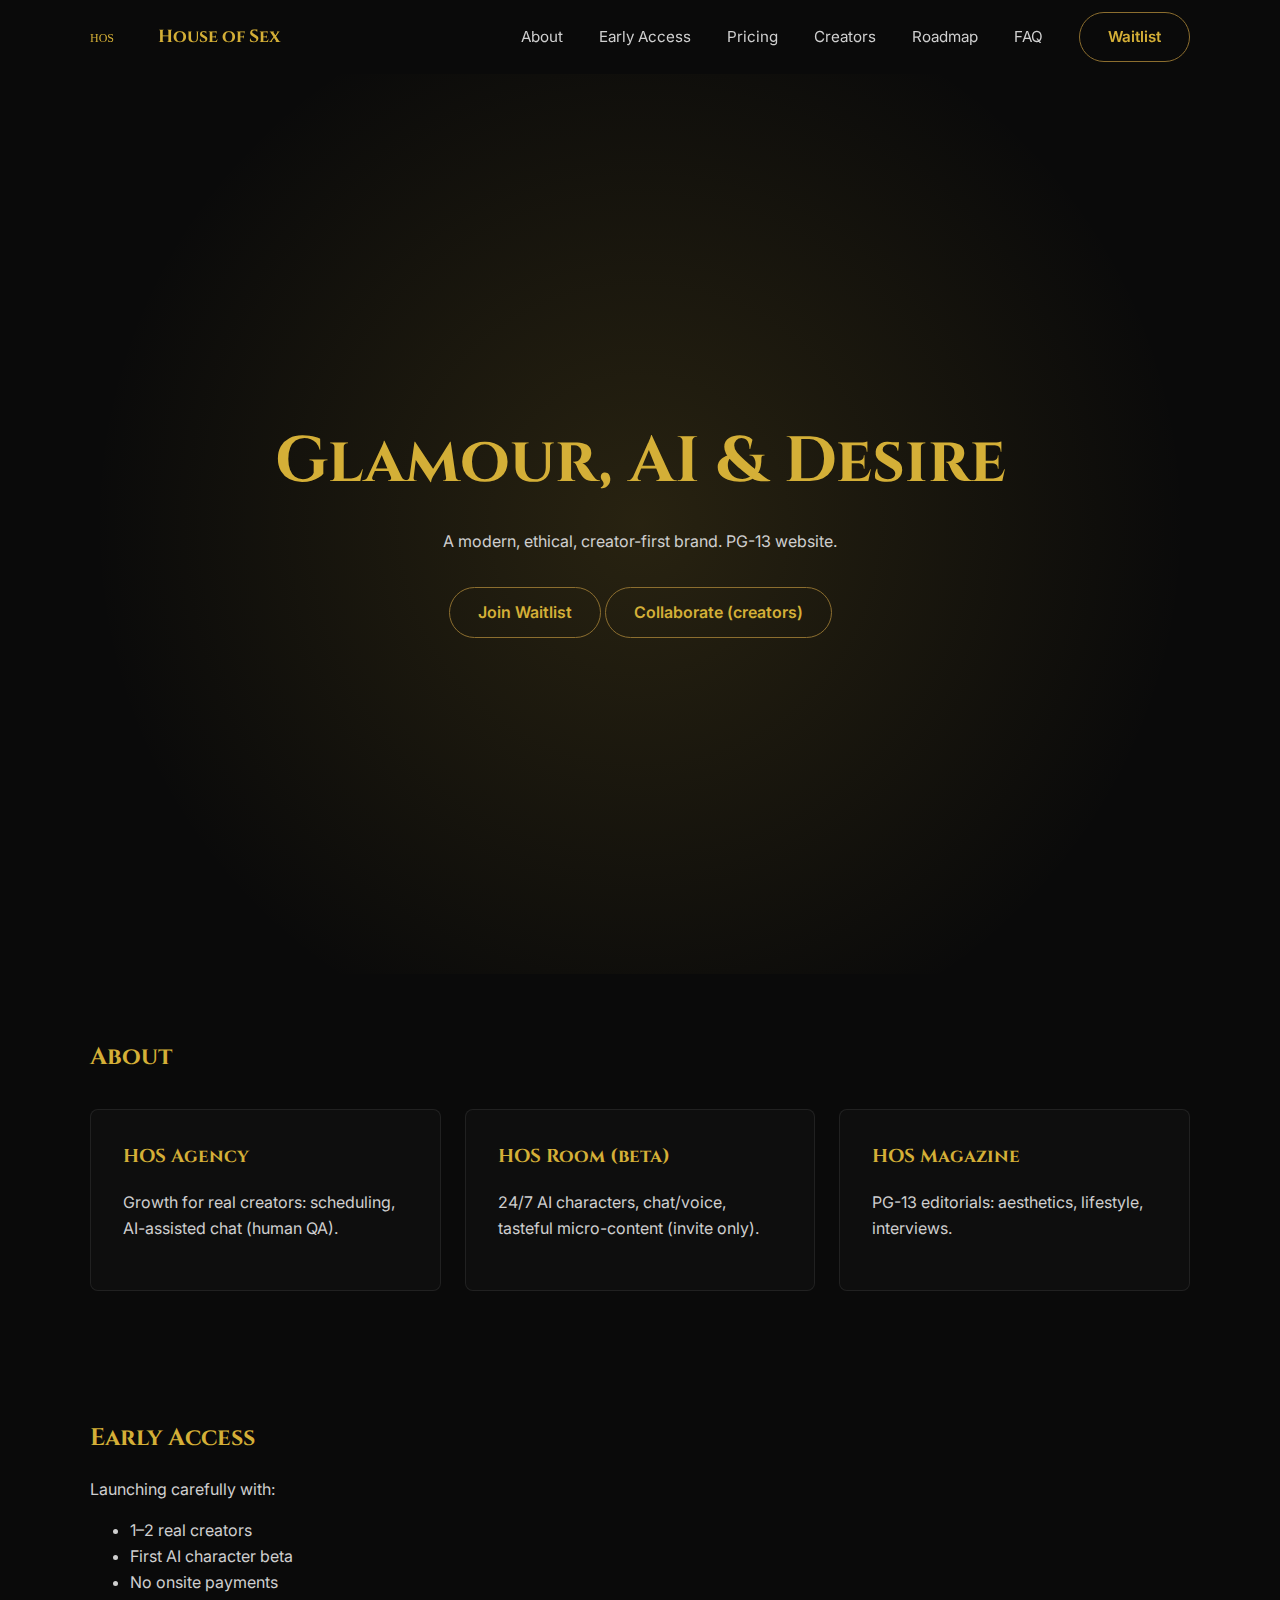
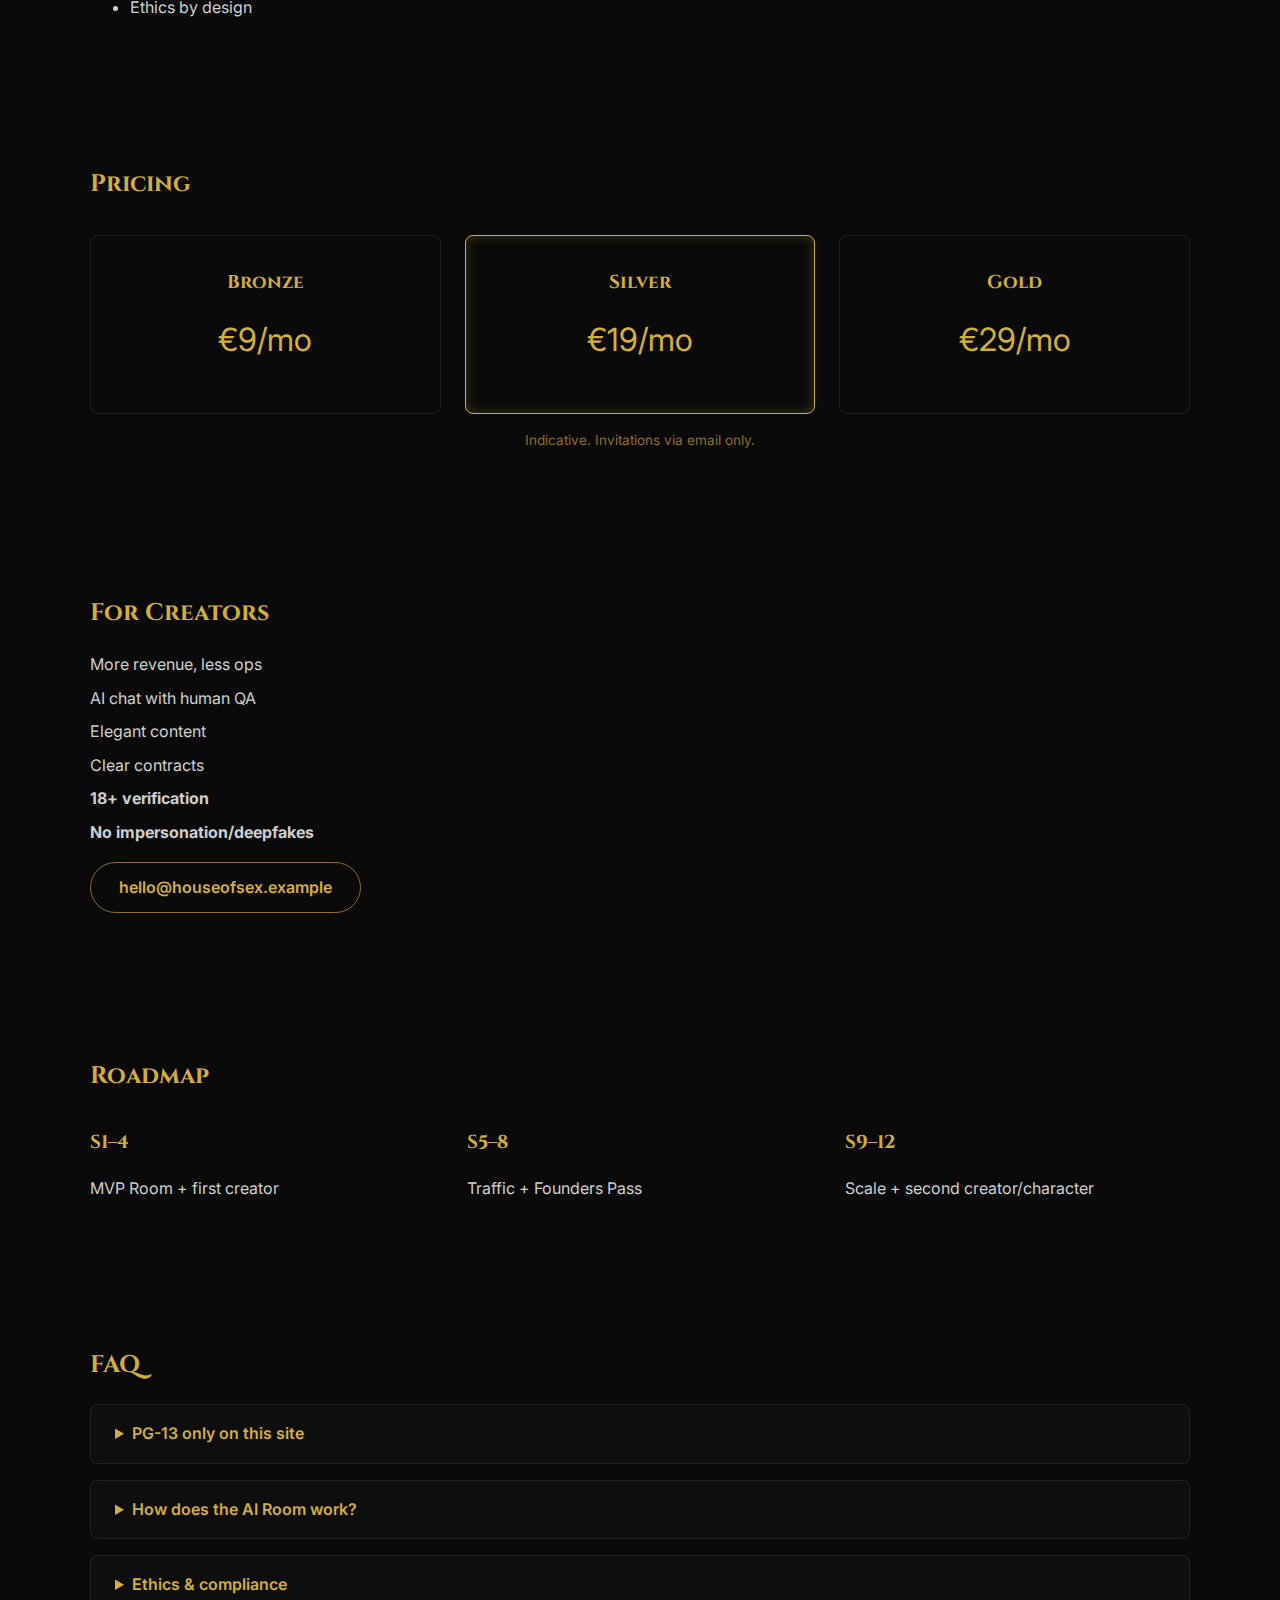
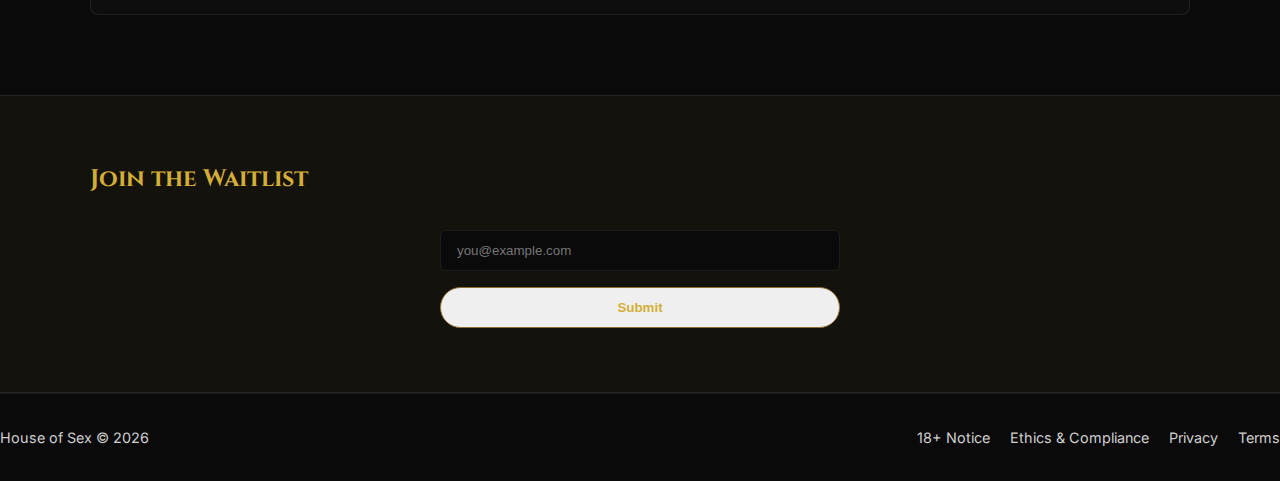
<file: index.html>
<!doctype html>
<html lang="en">
<head>
  <meta charset="utf-8">
  <meta name="viewport" content="width=device-width, initial-scale=1">
  <title>House of Sex — Glamour, AI & Desire</title>
  <meta name="description" content="A modern, ethical, creator-first brand. PG-13 website.">
  <meta property="og:title" content="House of Sex — Glamour, AI & Desire">
  <meta property="og:description" content="A modern, ethical, creator-first brand. PG-13 website.">
  <meta property="og:image" content="assets/og-image.svg">
  <meta property="og:type" content="website">
  <meta property="og:site_name" content="House of Sex">
  <link rel="icon" href="favicon.svg" type="image/svg+xml">
  <link rel="preconnect" href="https://fonts.googleapis.com">
  <link rel="preconnect" href="https://fonts.gstatic.com" crossorigin>
  <link href="https://fonts.googleapis.com/css2?family=Cinzel:wght@700&family=Inter:wght@400;600&display=swap" rel="stylesheet">
  <link rel="stylesheet" href="styles.css">
  <script defer src="script.js"></script>
</head>
<body>
  <a href="#main" class="skip-link">Skip to content</a>
  <header>
    <div class="container wrap">
      <a href="#hero" class="logo"><img src="assets/logo.svg" alt="HOS logo" width="60" height="20">House of Sex</a>
      <nav aria-label="Main">
        <a href="#about">About</a>
        <a href="#access">Early Access</a>
        <a href="#pricing">Pricing</a>
        <a href="#creators">Creators</a>
        <a href="#roadmap">Roadmap</a>
        <a href="#faq">FAQ</a>
        <a href="#waitlist" class="btn">Waitlist</a>
      </nav>
    </div>
  </header>

  <main id="main">
    <section id="hero" class="hero">
      <div class="content">
        <h1>Glamour, AI &amp; Desire</h1>
        <p>A modern, ethical, creator-first brand. PG-13 website.</p>
        <div>
          <a href="#waitlist" class="btn">Join Waitlist</a>
          <a href="#creators" class="btn">Collaborate (creators)</a>
        </div>
      </div>
    </section>

    <section id="about">
      <div class="container">
        <h2>About</h2>
        <div class="cards">
          <div class="card">
            <h3>HOS Agency</h3>
            <p>Growth for real creators: scheduling, AI-assisted chat (human QA).</p>
          </div>
          <div class="card">
            <h3>HOS Room (beta)</h3>
            <p>24/7 AI characters, chat/voice, tasteful micro-content (invite only).</p>
          </div>
          <div class="card">
            <h3>HOS Magazine</h3>
            <p>PG-13 editorials: aesthetics, lifestyle, interviews.</p>
          </div>
        </div>
      </div>
    </section>

    <section id="access">
      <div class="container">
        <h2>Early Access</h2>
        <p>Launching carefully with:</p>
        <ul>
          <li>1–2 real creators</li>
          <li>First AI character beta</li>
          <li>No onsite payments</li>
          <li>Ethics by design</li>
        </ul>
      </div>
    </section>

    <section id="pricing">
      <div class="container">
        <h2>Pricing</h2>
        <div class="pricing">
          <div class="price-card">
            <h3>Bronze</h3>
            <div class="price">€9/mo</div>
          </div>
          <div class="price-card featured">
            <h3>Silver</h3>
            <div class="price">€19/mo</div>
          </div>
          <div class="price-card">
            <h3>Gold</h3>
            <div class="price">€29/mo</div>
          </div>
        </div>
        <p class="note">Indicative. Invitations via email only.</p>
      </div>
    </section>

    <section id="creators">
      <div class="container">
        <h2>For Creators</h2>
        <ul class="creator-list">
          <li>More revenue, less ops</li>
          <li>AI chat with human QA</li>
          <li>Elegant content</li>
          <li>Clear contracts</li>
          <li><strong>18+ verification</strong></li>
          <li><strong>No impersonation/deepfakes</strong></li>
        </ul>
        <p><a href="mailto:hello@houseofsex.example" class="btn">hello@houseofsex.example</a></p>
      </div>
    </section>

    <section id="roadmap">
      <div class="container">
        <h2>Roadmap</h2>
        <div class="roadmap">
          <div>
            <h3>S1–4</h3>
            <p>MVP Room + first creator</p>
          </div>
          <div>
            <h3>S5–8</h3>
            <p>Traffic + Founders Pass</p>
          </div>
          <div>
            <h3>S9–12</h3>
            <p>Scale + second creator/character</p>
          </div>
        </div>
      </div>
    </section>

    <section id="faq">
      <div class="container">
        <h2>FAQ</h2>
        <details>
          <summary>PG-13 only on this site</summary>
          <p>All explicit content lives off-site behind compliant paywalls.</p>
        </details>
        <details>
          <summary>How does the AI Room work?</summary>
          <p>Chat/voice with tasteful micro-content. Invite-only.</p>
        </details>
        <details>
          <summary>Ethics &amp; compliance</summary>
          <p>18+, consent, no impersonation/deepfakes.</p>
        </details>
      </div>
    </section>

    <section id="waitlist" class="waitlist">
      <div class="container">
        <h2>Join the Waitlist</h2>
        <form id="waitlist-form" action="mailto:hello@houseofsex.example" method="post">
          <!-- To switch to Formspree or Netlify Forms, replace action or add netlify attribute -->
          <input type="email" name="email" aria-label="Email" placeholder="you@example.com" required>
          <button type="submit" class="btn">Submit</button>
        </form>
      </div>
    </section>
  </main>

  <footer>
    <div>House of Sex &copy; <span id="year"></span></div>
    <div>
      <a href="#" data-dialog="modal-18">18+ Notice</a>
      <a href="#" data-dialog="modal-ethics">Ethics &amp; Compliance</a>
      <a href="#" data-dialog="modal-privacy">Privacy</a>
      <a href="#" data-dialog="modal-terms">Terms</a>
    </div>
  </footer>

  <dialog id="modal-18">
    <div class="dialog-content">
      <h2>18+ Notice</h2>
      <p>You must be 18+ to engage with our products.</p>
      <button class="btn">Close</button>
    </div>
  </dialog>

  <dialog id="modal-ethics">
    <div class="dialog-content">
      <h2>Ethics &amp; Compliance</h2>
      <p>We prioritize consent, verification and responsible AI use.</p>
      <button class="btn">Close</button>
    </div>
  </dialog>

  <dialog id="modal-privacy">
    <div class="dialog-content">
      <h2>Privacy</h2>
      <p>We collect minimal data and respect your privacy.</p>
      <button class="btn">Close</button>
    </div>
  </dialog>

  <dialog id="modal-terms">
    <div class="dialog-content">
      <h2>Terms</h2>
      <p>Use of this site constitutes acceptance of our terms.</p>
      <button class="btn">Close</button>
    </div>
  </dialog>

  <script>
    document.getElementById('year').textContent = new Date().getFullYear();
  </script>
</body>
</html>
</file>
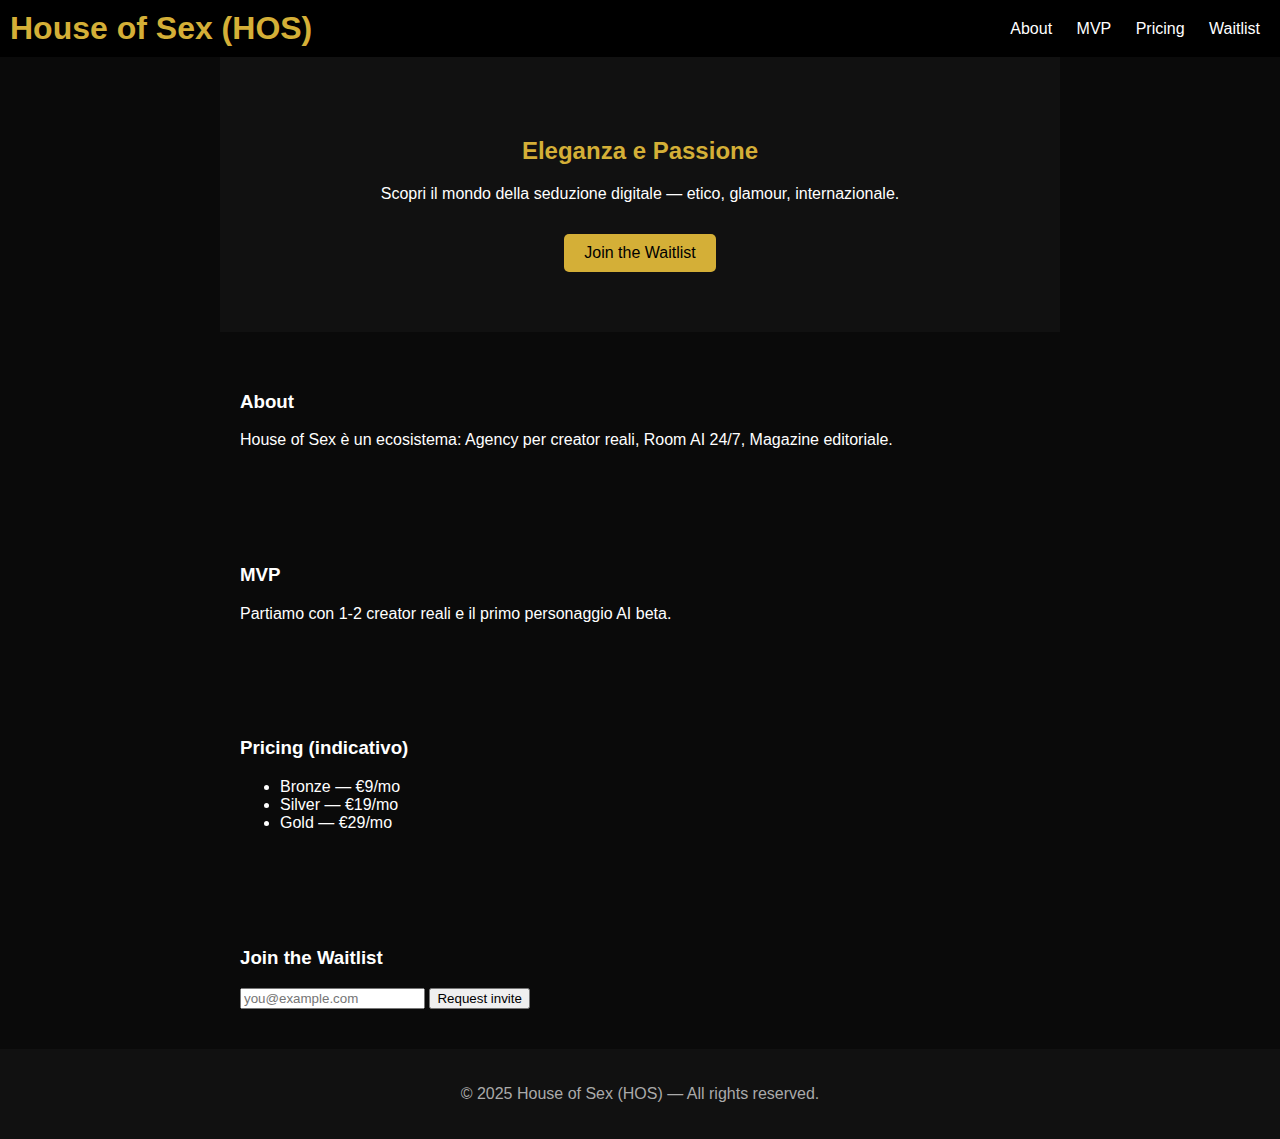
<file: hos_clean/index.html>
<!DOCTYPE html>
<html lang="en">
<head>
  <meta charset="utf-8" />
  <meta name="viewport" content="width=device-width, initial-scale=1" />
  <title>House of Sex — Glamour, AI & Desire</title>
  <meta name="description" content="House of Sex (HOS): a modern, ethical, AI-powered brand. PG-13 site.">
  <link rel="stylesheet" href="styles.css" />
  <link rel="icon" href="favicon.svg" type="image/svg+xml">
</head>
<body>
  <header class="header">
    <h1>House of Sex (HOS)</h1>
    <nav>
      <a href="#about">About</a>
      <a href="#mvp">MVP</a>
      <a href="#pricing">Pricing</a>
      <a href="#waitlist">Waitlist</a>
    </nav>
  </header>

  <main>
    <section class="hero">
      <h2>Eleganza e Passione</h2>
      <p>Scopri il mondo della seduzione digitale — etico, glamour, internazionale.</p>
      <a class="btn" href="#waitlist">Join the Waitlist</a>
    </section>

    <section id="about">
      <h3>About</h3>
      <p>House of Sex è un ecosistema: Agency per creator reali, Room AI 24/7, Magazine editoriale.</p>
    </section>

    <section id="mvp">
      <h3>MVP</h3>
      <p>Partiamo con 1-2 creator reali e il primo personaggio AI beta.</p>
    </section>

    <section id="pricing">
      <h3>Pricing (indicativo)</h3>
      <ul>
        <li>Bronze — €9/mo</li>
        <li>Silver — €19/mo</li>
        <li>Gold — €29/mo</li>
      </ul>
    </section>

    <section id="waitlist">
      <h3>Join the Waitlist</h3>
      <form action="mailto:hello@houseofsex.example" method="post">
        <input type="email" name="email" placeholder="you@example.com" required>
        <button type="submit">Request invite</button>
      </form>
    </section>
  </main>

  <footer>
    <p>© 2025 House of Sex (HOS) — All rights reserved.</p>
  </footer>
  <script src="script.js"></script>
</body>
</html>
</file>
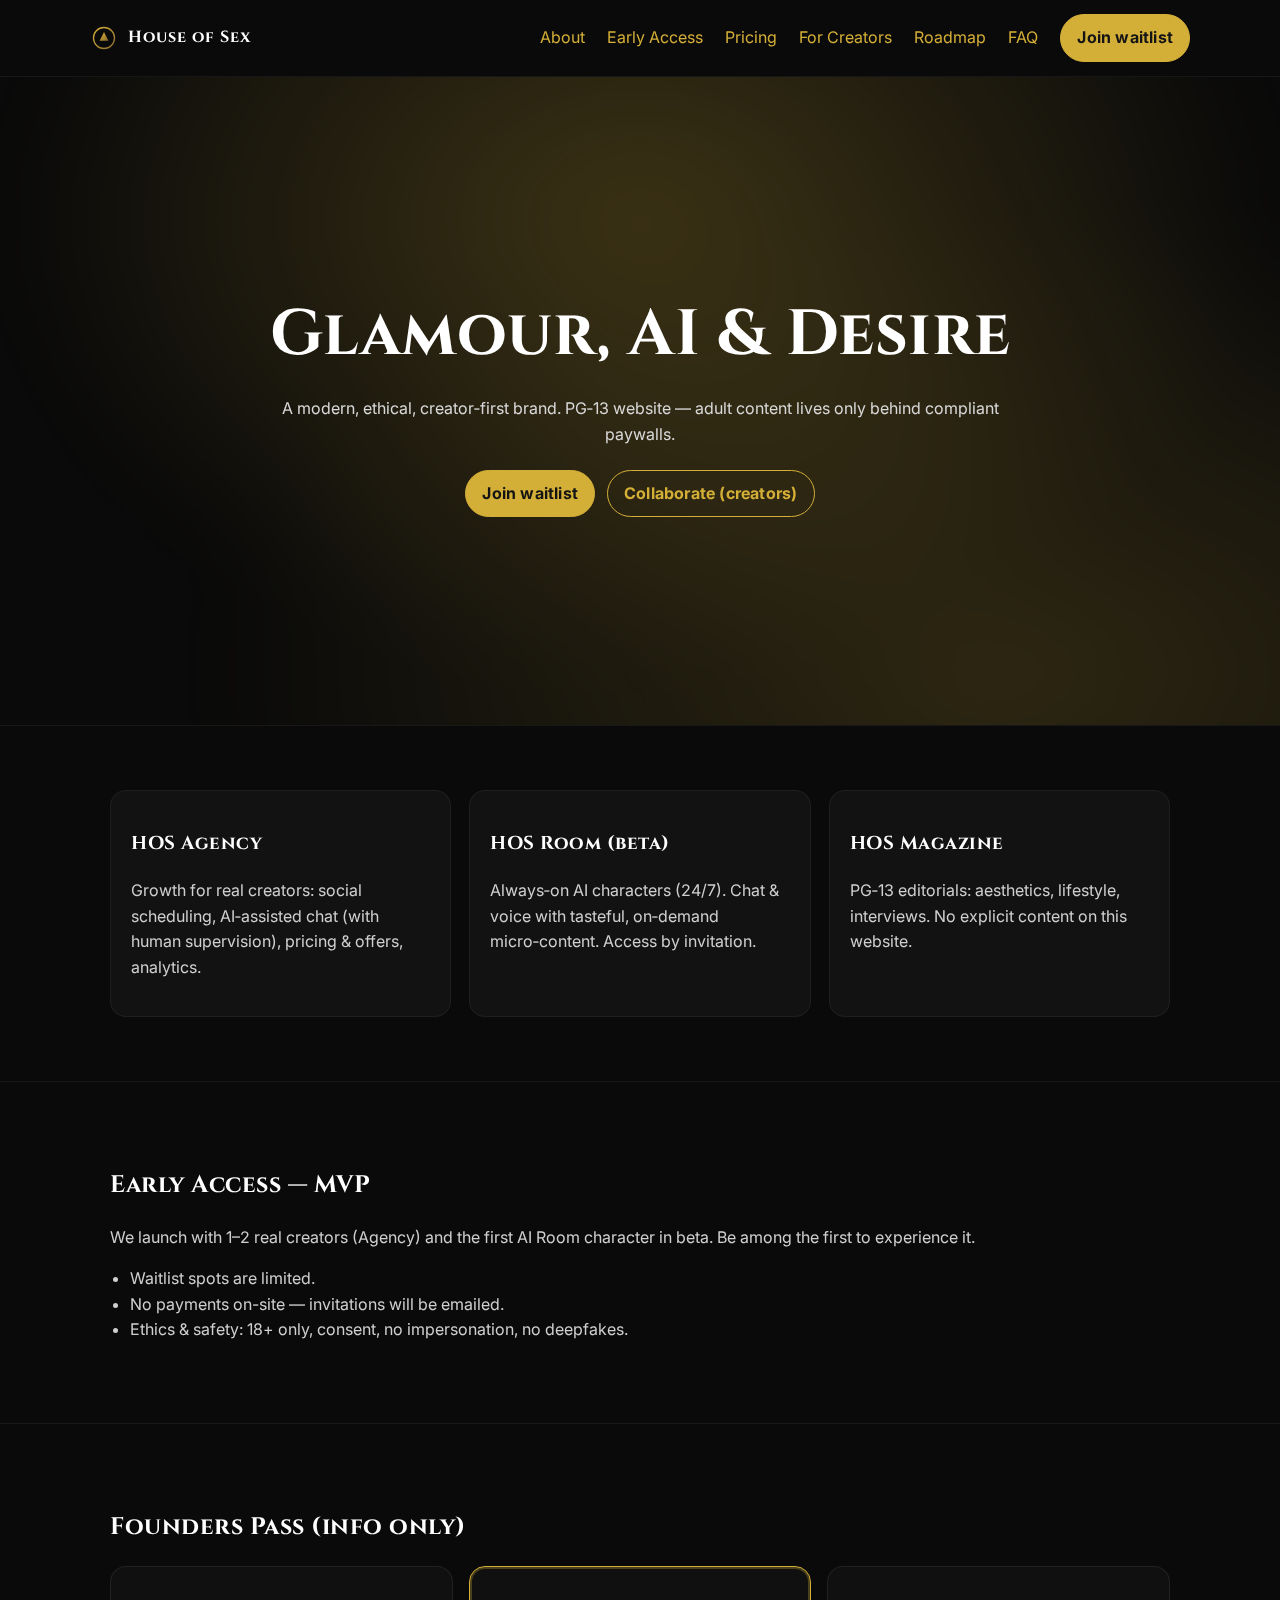
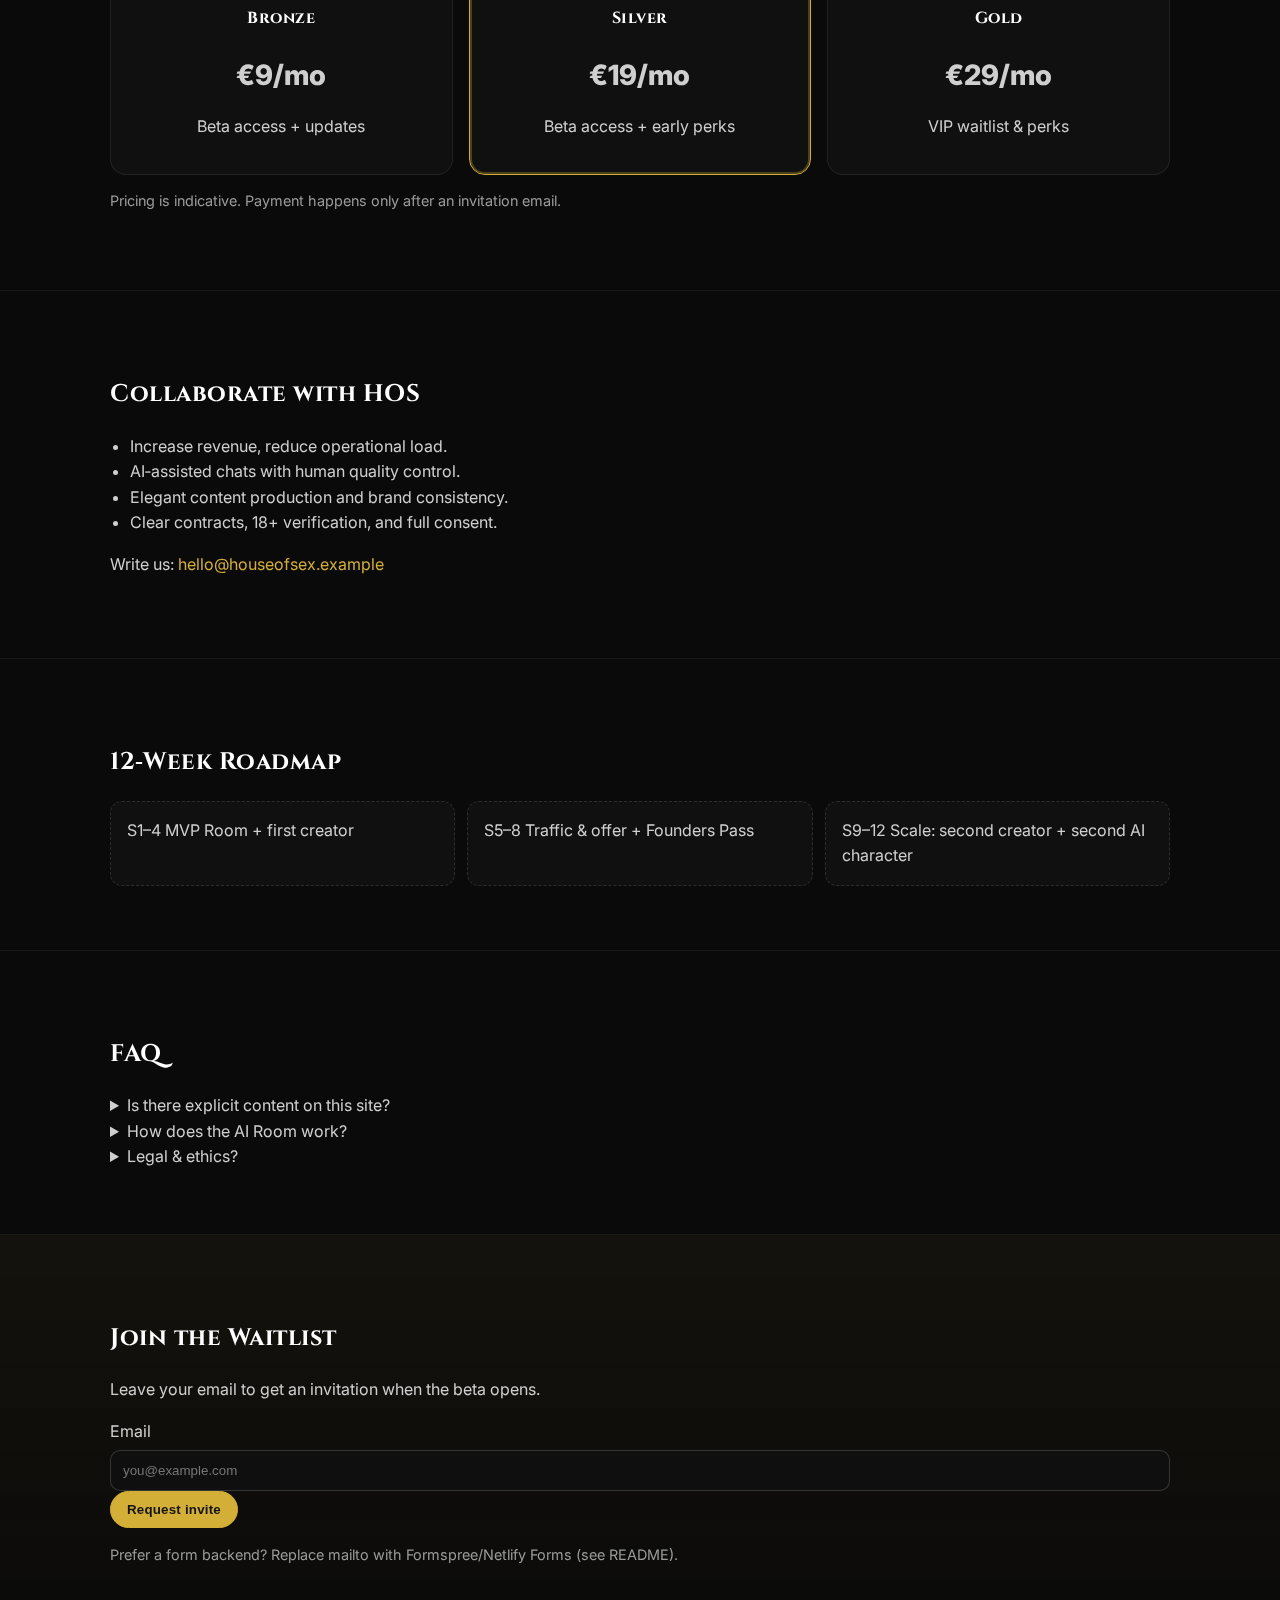
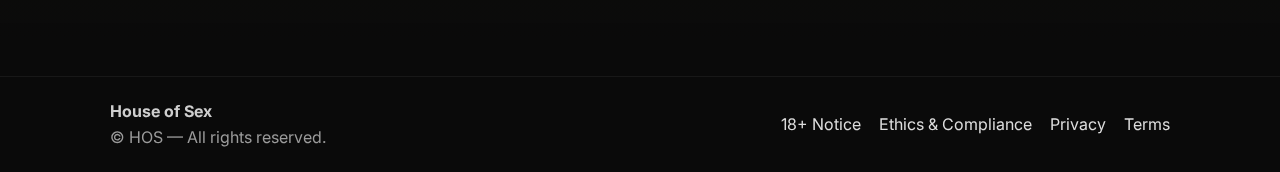
<file: hos_site/index.html>
<!DOCTYPE html>
<html lang="en">
<head>
  <meta charset="utf-8" />
  <meta name="viewport" content="width=device-width, initial-scale=1" />
  <title>House of Sex — Glamour, AI &amp; Desire</title>
  <meta name="description" content="House of Sex (HOS): a modern, ethical, AI-powered adult brand. Agency for real creators and an AI Room (beta) — join the waitlist. PG‑13 site." />
  <meta property="og:title" content="House of Sex — Glamour, AI &amp; Desire" />
  <meta property="og:description" content="A modern, ethical, AI-powered adult brand. Agency + AI Room (beta). Join the waitlist." />
  <meta property="og:type" content="website" />
  <meta property="og:image" content="assets/og-image.png" />
  <meta property="og:site_name" content="House of Sex" />
  <link rel="icon" href="favicon.svg" type="image/svg+xml">
  <link rel="preconnect" href="https://fonts.googleapis.com">
  <link rel="preconnect" href="https://fonts.gstatic.com" crossorigin>
  <link href="https://fonts.googleapis.com/css2?family=Cinzel:wght@500;700&family=Inter:wght@400;500;700&display=swap" rel="stylesheet">
  <link rel="stylesheet" href="styles.css" />
</head>
<body>
  <a class="skip" href="#main">Skip to content</a>
  <header class="site-header">
    <div class="container nav">
      <a class="brand" href="#top" aria-label="House of Sex home">
        <img src="assets/logo.svg" alt="" width="28" height="28" />
        <span>House of Sex</span>
      </a>
      <nav aria-label="Primary">
        <a href="#about">About</a>
        <a href="#mvp">Early Access</a>
        <a href="#pricing">Pricing</a>
        <a href="#creator">For Creators</a>
        <a href="#roadmap">Roadmap</a>
        <a href="#faq">FAQ</a>
        <a class="btn" href="#waitlist">Join waitlist</a>
      </nav>
    </div>
  </header>

  <main id="main">
    <!-- Hero -->
    <section class="hero" id="top" role="region" aria-label="Hero">
      <div class="container hero-inner">
        <h1>Glamour, AI &amp; Desire</h1>
        <p class="sub">A modern, ethical, creator‑first brand. PG‑13 website — adult content lives only behind compliant paywalls.</p>
        <div class="ctas">
          <a class="btn" href="#waitlist">Join waitlist</a>
          <a class="btn ghost" href="#creator">Collaborate (creators)</a>
        </div>
      </div>
      <div class="hero-glow" aria-hidden="true"></div>
    </section>

    <!-- About -->
    <section class="section" id="about">
      <div class="container grid-3">
        <div class="card">
          <h3>HOS Agency</h3>
          <p>Growth for real creators: social scheduling, AI‑assisted chat (with human supervision), pricing &amp; offers, analytics.</p>
        </div>
        <div class="card">
          <h3>HOS Room (beta)</h3>
          <p>Always‑on AI characters (24/7). Chat &amp; voice with tasteful, on‑demand micro‑content. Access by invitation.</p>
        </div>
        <div class="card">
          <h3>HOS Magazine</h3>
          <p>PG‑13 editorials: aesthetics, lifestyle, interviews. No explicit content on this website.</p>
        </div>
      </div>
    </section>

    <!-- MVP / Early access -->
    <section class="section" id="mvp">
      <div class="container">
        <h2>Early Access — MVP</h2>
        <p>We launch with 1–2 real creators (Agency) and the first AI Room character in beta. Be among the first to experience it.</p>
        <ul class="bullets">
          <li>Waitlist spots are limited.</li>
          <li>No payments on-site — invitations will be emailed.</li>
          <li>Ethics &amp; safety: 18+ only, consent, no impersonation, no deepfakes.</li>
        </ul>
      </div>
    </section>

    <!-- Pricing (informational) -->
    <section class="section" id="pricing">
      <div class="container">
        <h2>Founders Pass (info only)</h2>
        <div class="tiers">
          <div class="tier">
            <h4>Bronze</h4>
            <div class="price">€9<span>/mo</span></div>
            <p>Beta access + updates</p>
          </div>
          <div class="tier featured">
            <h4>Silver</h4>
            <div class="price">€19<span>/mo</span></div>
            <p>Beta access + early perks</p>
          </div>
          <div class="tier">
            <h4>Gold</h4>
            <div class="price">€29<span>/mo</span></div>
            <p>VIP waitlist &amp; perks</p>
          </div>
        </div>
        <p class="small">Pricing is indicative. Payment happens only after an invitation email.</p>
      </div>
    </section>

    <!-- For creators -->
    <section class="section" id="creator">
      <div class="container">
        <h2>Collaborate with HOS</h2>
        <ul class="bullets">
          <li>Increase revenue, reduce operational load.</li>
          <li>AI‑assisted chats with human quality control.</li>
          <li>Elegant content production and brand consistency.</li>
          <li>Clear contracts, 18+ verification, and full consent.</li>
        </ul>
        <p>Write us: <a href="mailto:hello@houseofsex.example">hello@houseofsex.example</a></p>
      </div>
    </section>

    <!-- Roadmap -->
    <section class="section" id="roadmap">
      <div class="container timeline">
        <h2>12‑Week Roadmap</h2>
        <div class="steps">
          <div class="step"><span>S1–4</span> MVP Room + first creator</div>
          <div class="step"><span>S5–8</span> Traffic &amp; offer + Founders Pass</div>
          <div class="step"><span>S9–12</span> Scale: second creator + second AI character</div>
        </div>
      </div>
    </section>

    <!-- FAQ -->
    <section class="section" id="faq">
      <div class="container">
        <h2>FAQ</h2>
        <details>
          <summary>Is there explicit content on this site?</summary>
          <p>No. This website is PG‑13. Adult content is available only behind compliant paywalls (invitation required).</p>
        </details>
        <details>
          <summary>How does the AI Room work?</summary>
          <p>Always‑on AI characters, with chat/voice and tasteful on‑demand micro‑content. Ethics &amp; safety by design.</p>
        </details>
        <details>
          <summary>Legal &amp; ethics?</summary>
          <p>18+ only, clear consent, no impersonation of real people, no deepfakes, transparent policies &amp; reporting.</p>
        </details>
      </div>
    </section>

    <!-- Waitlist -->
    <section class="section highlight" id="waitlist">
      <div class="container">
        <h2>Join the Waitlist</h2>
        <p>Leave your email to get an invitation when the beta opens.</p>
        <form id="waitlist-form" action="mailto:hello@houseofsex.example" method="post" enctype="text/plain">
          <label for="email">Email</label>
          <input id="email" name="email" type="email" placeholder="you@example.com" required>
          <button class="btn" type="submit">Request invite</button>
          <p class="small">Prefer a form backend? Replace mailto with Formspree/Netlify Forms (see README).</p>
        </form>
      </div>
    </section>
  </main>

  <footer class="site-footer">
    <div class="container footer-grid">
      <div>
        <strong>House of Sex</strong><br>
        <span class="muted">© HOS — All rights reserved.</span>
      </div>
      <nav aria-label="Footer">
        <a href="#policy-18" class="linklike">18+ Notice</a>
        <a href="#ethics" class="linklike">Ethics &amp; Compliance</a>
        <a href="#privacy" class="linklike">Privacy</a>
        <a href="#terms" class="linklike">Terms</a>
      </nav>
    </div>

    <!-- Modal placeholders -->
    <dialog id="policy-18">
      <h3>18+ Notice</h3>
      <p>This is a PG‑13 site. Adult content exists only behind compliant paywalls with age verification.</p>
      <button class="btn ghost" onclick="this.closest('dialog').close()">Close</button>
    </dialog>
    <dialog id="ethics">
      <h3>Ethics &amp; Compliance</h3>
      <p>18+ only, consent, no impersonation or deepfakes, reporting channels. Transparent policies.</p>
      <button class="btn ghost" onclick="this.closest('dialog').close()">Close</button>
    </dialog>
    <dialog id="privacy">
      <h3>Privacy</h3>
      <p>We collect emails solely for invitations and updates. Replace this text with your final policy.</p>
      <button class="btn ghost" onclick="this.closest('dialog').close()">Close</button>
    </dialog>
    <dialog id="terms">
      <h3>Terms</h3>
      <p>Informational site only. No payments here. Replace with your legal counsel’s text.</p>
      <button class="btn ghost" onclick="this.closest('dialog').close()">Close</button>
    </dialog>
  </footer>

  <script src="script.js"></script>
</body>
</html>
</file>
<file: styles.css>
/* Variables and base styles */
:root {
  --bg: #0A0A0A;
  --gold: #D4AF37;
  --soft-gold: #8C6E2F;
  --text: #CFCFCF;
  --border: rgba(255,255,255,.08);
  --container: 1100px;
}

* {
  box-sizing: border-box;
}

body {
  margin: 0;
  font-family: 'Inter', sans-serif;
  background: var(--bg);
  color: var(--text);
  line-height: 1.6;
}

img, svg {
  display: block;
  max-width: 100%;
}

.skip-link {
  position: absolute;
  left: -999px;
  top: auto;
  width: 1px;
  height: 1px;
  overflow: hidden;
}

.skip-link:focus {
  left: 1rem;
  top: 1rem;
  width: auto;
  height: auto;
  padding: .5rem 1rem;
  background: var(--gold);
  color: var(--bg);
  z-index: 1000;
}

/* Layout */
.container {
  width: min(100% - 2rem, var(--container));
  margin: 0 auto;
}

header {
  position: sticky;
  top: 0;
  z-index: 100;
  backdrop-filter: blur(6px);
  background: rgba(10,10,10,.6);
  transition: box-shadow .3s;
}

header.scrolled {
  box-shadow: 0 2px 4px rgba(0,0,0,.6);
}

header .wrap {
  display: flex;
  align-items: center;
  justify-content: space-between;
  padding: .75rem 0;
}

nav a {
  margin-left: 1.5rem;
  text-decoration: none;
  color: var(--text);
  font-size: .95rem;
}

nav a:hover,
nav a:focus {
  color: var(--gold);
}

.logo {
  display: flex;
  align-items: center;
  gap: .5rem;
  color: var(--gold);
  font-family: 'Cinzel', serif;
  font-weight: 700;
  font-size: 1.1rem;
  text-decoration: none;
}

/* Hero */
.hero {
  min-height: 100vh;
  display: flex;
  align-items: center;
  justify-content: center;
  text-align: center;
  padding: 2rem 0;
  position: relative;
  background: radial-gradient(circle at center, rgba(212,175,55,.15), transparent 70%), var(--bg);
}

.hero::after {
  content: "";
  position: absolute;
  inset: 0;
  background-image: url("data:image/svg+xml,%3Csvg xmlns='http://www.w3.org/2000/svg' width='100' height='100' fill='none'%3E%3Cfilter id='n'%3E%3CfeTurbulence type='fractalNoise' baseFrequency='0.8' numOctaves='4' stitchTiles='stitch'/%3E%3C/filter id='n'%3E%3Crect width='100' height='100' filter='url(%23n)'/%3E%3C/svg%3E");
  opacity: .05;
}

.hero .content {
  position: relative;
  z-index: 1;
}

h1, h2, h3 {
  font-family: 'Cinzel', serif;
  color: var(--gold);
  margin-top: 0;
}

.hero h1 {
  font-size: clamp(2.5rem, 6vw, 4rem);
  margin-bottom: 1rem;
}

.hero p {
  margin-bottom: 2rem;
  color: var(--text);
}

.btn {
  display: inline-block;
  padding: .75rem 1.75rem;
  border-radius: 999px;
  border: 1px solid var(--soft-gold);
  color: var(--gold);
  text-decoration: none;
  font-weight: 600;
  transition: background .3s, color .3s;
}

.btn:hover,
.btn:focus {
  background: var(--gold);
  color: var(--bg);
}

section {
  padding: 4rem 0;
}

/* About cards */
.cards {
  display: grid;
  gap: 1.5rem;
  grid-template-columns: repeat(auto-fit, minmax(250px, 1fr));
  margin-top: 2rem;
}

.card {
  padding: 2rem;
  border: 1px solid var(--border);
  border-radius: 8px;
  background: rgba(255,255,255,.02);
  transition: box-shadow .3s, transform .3s;
}

.card:hover,
.card:focus-within {
  box-shadow: 0 0 12px rgba(212,175,55,.15);
  transform: translateY(-4px);
}

/* Pricing */
.pricing {
  display: grid;
  gap: 1.5rem;
  grid-template-columns: repeat(auto-fit, minmax(220px,1fr));
  margin-top: 2rem;
}

.price-card {
  padding: 2rem;
  border: 1px solid var(--border);
  border-radius: 8px;
  text-align: center;
  position: relative;
  transition: box-shadow .3s, transform .3s;
}

.price-card:hover,
.price-card:focus-within {
  box-shadow: 0 0 12px rgba(212,175,55,.15);
  transform: translateY(-4px);
}

.price-card.featured {
  border-color: var(--gold);
  box-shadow: 0 0 12px rgba(212,175,55,.25) inset;
}

.price-card h3 {
  margin-bottom: .5rem;
}

.price {
  font-size: 2rem;
  color: var(--gold);
  margin: 1rem 0;
}

.note {
  text-align: center;
  margin-top: 1rem;
  font-size: .85rem;
  color: var(--soft-gold);
}

/* Creator bullets */
.creator-list {
  list-style: none;
  padding: 0;
}
.creator-list li {
  margin-bottom: .5rem;
}

/* Roadmap */
.roadmap {
  display: grid;
  gap: 2rem;
  grid-template-columns: repeat(auto-fit,minmax(250px,1fr));
  margin-top: 2rem;
}

/* FAQ */
details {
  border: 1px solid var(--border);
  border-radius: 8px;
  padding: 1rem 1.5rem;
  margin-bottom: 1rem;
  background: rgba(255,255,255,.02);
}

details summary {
  cursor: pointer;
  font-weight: 600;
  color: var(--gold);
}

details[open] {
  box-shadow: 0 0 12px rgba(212,175,55,.15);
}

/* Waitlist */
.waitlist {
  background: rgba(212,175,55,.05);
  border-top: 1px solid var(--border);
  border-bottom: 1px solid var(--border);
}

form {
  display: flex;
  flex-direction: column;
  gap: 1rem;
  max-width: 400px;
  margin: 2rem auto 0;
}

input[type="email"] {
  padding: .75rem 1rem;
  border: 1px solid var(--border);
  border-radius: 6px;
  background: var(--bg);
  color: var(--text);
}

input[type="email"]:focus {
  outline: 2px solid var(--gold);
}

/* Footer */
footer {
  padding: 2rem 0;
  display: flex;
  flex-wrap: wrap;
  justify-content: space-between;
  border-top: 1px solid var(--border);
  font-size: .9rem;
}

footer a {
  color: var(--text);
  text-decoration: none;
  margin-left: 1rem;
}

footer a:hover,
footer a:focus {
  color: var(--gold);
}

/* Dialog */
.dialog-content {
  padding: 1.5rem;
  max-width: 500px;
}

dialog::backdrop {
  background: rgba(0,0,0,.6);
}

/* Responsive */
@media (min-width: 700px) {
  nav a {
    margin-left: 2rem;
  }
}

@media (prefers-reduced-motion: reduce) {
  *, *::before, *::after {
    transition: none !important;
    animation: none !important;
    scroll-behavior: auto;
  }
}
</file>
<file: hos_clean/styles.css>
body {margin:0; font-family:Arial, sans-serif; background:#0A0A0A; color:#fff;}
header {background:#000; padding:10px; display:flex; justify-content:space-between; align-items:center;}
header h1 {color:#D4AF37; margin:0;}
header nav a {color:#fff; margin:0 10px; text-decoration:none;}
.hero {text-align:center; padding:60px 20px; background:#111;}
.hero h2 {color:#D4AF37;}
.btn {display:inline-block; margin-top:15px; padding:10px 20px; background:#D4AF37; color:#000; text-decoration:none; border-radius:5px;}
section {padding:40px 20px; max-width:800px; margin:auto;}
footer {text-align:center; padding:20px; background:#111; color:#aaa;}
</file>
<file: hos_site/styles.css>
/* House of Sex — gold on black, PG‑13 */
:root{
  --bg:#0A0A0A;
  --gold:#D4AF37;
  --gold-soft:#8C6E2F;
  --text:#CFCFCF;
  --muted:#9b9b9b;
  --card:#121212;
  --ring: rgba(212,175,55,.35);
}
*{box-sizing:border-box}
html,body{margin:0;background:#0A0A0A;color:var(--text);font-family:Inter,system-ui,Segoe UI,Roboto,Arial,sans-serif;line-height:1.6}
h1,h2,h3,h4{font-family:Cinzel,Georgia,'Times New Roman',serif;color:#fff;letter-spacing:.5px}
a{color:var(--gold);text-decoration:none}
a:hover{text-decoration:underline}
.container{max-width:1100px;margin:auto;padding:0 20px}
.skip{position:absolute;left:-9999px;top:auto}
.skip:focus{left:16px;top:16px;background:#000;color:#fff;padding:8px 10px;z-index:1000}
.site-header{position:sticky;top:0;backdrop-filter:saturate(120%) blur(6px);background:rgba(10,10,10,.7);border-bottom:1px solid rgba(255,255,255,.06);z-index:50}
.nav{display:flex;align-items:center;justify-content:space-between;padding:14px 0}
.brand{display:flex;gap:10px;align-items:center;font-weight:700;color:#fff}
.brand span{font-family:Cinzel,serif;letter-spacing:1px}
nav a{margin-left:18px}
.btn{display:inline-block;background:var(--gold);color:#141414;padding:10px 16px;border-radius:999px;border:1px solid var(--gold);font-weight:700;letter-spacing:.2px}
.btn.ghost{background:transparent;color:var(--gold);border-color:var(--gold)}
.btn:hover{box-shadow:0 0 0 4px var(--ring)}
.hero{position:relative;isolation:isolate;min-height:72vh;display:grid;place-items:center;text-align:center;overflow:hidden}
.hero-inner{padding:80px 0}
.hero h1{font-size:clamp(36px,7vw,64px);margin:0 0 10px}
.sub{max-width:720px;margin:0 auto 22px;color:#d8d8d8}
.ctas{display:flex;gap:12px;justify-content:center;flex-wrap:wrap}
.hero-glow{position:absolute;inset:-20%;background:radial-gradient(ellipse at 50% 30%, rgba(212,175,55,.25), transparent 50%),radial-gradient(ellipse at 70% 80%, rgba(212,175,55,.18), transparent 45%) ;filter:blur(40px);z-index:-1}
.section{padding:64px 0;border-top:1px solid rgba(255,255,255,.06)}
.grid-3{display:grid;grid-template-columns:repeat(3,1fr);gap:18px}
.card{background:var(--card);padding:20px;border-radius:16px;border:1px solid rgba(255,255,255,.06)}
.bullets{list-style:disc;padding-left:20px}
.tiers{display:grid;grid-template-columns:repeat(3,1fr);gap:16px;margin-top:14px}
.tier{background:#101010;border:1px solid rgba(255,255,255,.08);border-radius:16px;padding:18px;text-align:center}
.tier .price{font-size:28px;font-weight:800;margin:4px 0}
.tier.featured{border-color:var(--gold);box-shadow:0 0 0 2px rgba(212,175,55,.3) inset}
.timeline .steps{display:grid;grid-template-columns:repeat(3,1fr);gap:12px}
.step{background:#101010;border:1px dashed rgba(255,255,255,.12);border-radius:12px;padding:16px}
.section.highlight{background:linear-gradient(180deg, rgba(212,175,55,.05), rgba(10,10,10,1));}
label{display:block;margin:10px 0 6px}
input[type="email"]{width:100%;padding:12px;border-radius:10px;border:1px solid rgba(255,255,255,.16);background:#0f0f0f;color:#eee}
.small{font-size:.9rem;color:var(--muted)}
.site-footer{border-top:1px solid rgba(255,255,255,.06);padding:22px 0;margin-top:32px}
.footer-grid{display:flex;justify-content:space-between;gap:16px;align-items:center;flex-wrap:wrap}
.muted{color:var(--muted)}
.linklike{color:#ddd;margin-left:14px}
dialog{border:none;border-radius:16px;padding:22px;max-width:560px;background:#121212;color:#eaeaea}
dialog::backdrop{background:rgba(0,0,0,.6)}
@media (max-width:900px){
  .grid-3,.tiers,.timeline .steps{grid-template-columns:1fr}
  nav a{margin-left:12px}
}
</file>
